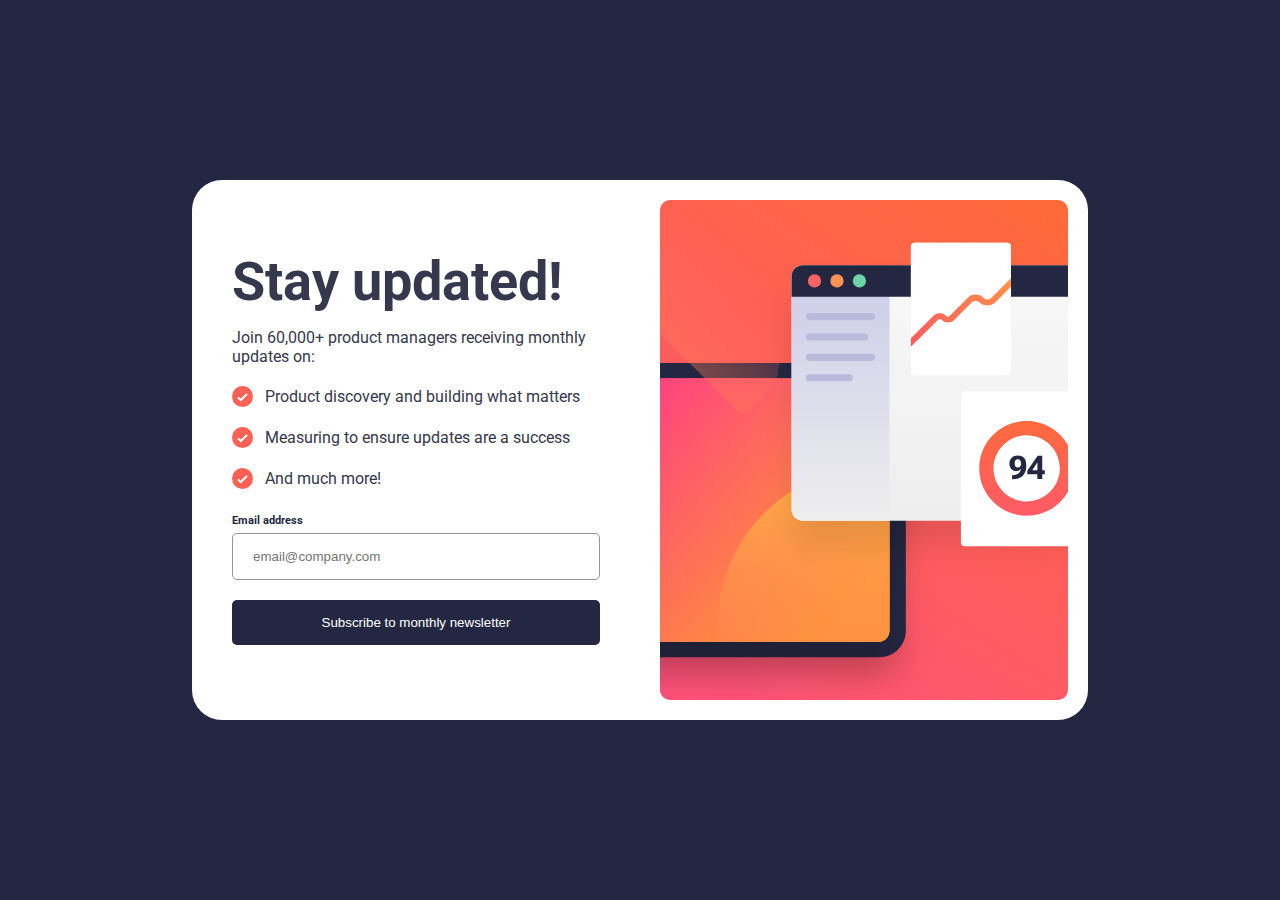
<file: index.html>
<!DOCTYPE html>
<html lang="en">
<head>
  <meta charset="UTF-8">
  <meta name="viewport" content="width=device-width, initial-scale=1.0"> <!-- displays site properly based on user's device -->

  <link rel="icon" type="image/png" sizes="32x32" href="./assets/images/favicon-32x32.png">
  <link rel="stylesheet" href="style.css">
  <title>Frontend Mentor | Newsletter sign-up form with success message</title>
</head>
<body>

  <!-- Sign-up form start -->
<main data-visible="true">
  <div id="info">
    <h1 id="info__header">Stay updated!</h1>
    <p id="info__para">Join 60,000+ product managers receiving monthly updates on:</p>
    <ul id="info__list">
      <li class="info__item"><img class="icon__ticks" src="./assets/images/icon-list.svg" alt="icon"><p>Product discovery and building what matters</p></li>
      <li class="info__item"><img class="icon__ticks" src="./assets/images/icon-list.svg" alt="icon"><p>Measuring to ensure updates are a success</p></li>
      <li class="info__item"><img class="icon__ticks" src="./assets/images/icon-list.svg" alt="icon"><p>And much more!</p></li>
    </ul>
    <label id="email__label"for="email">Email address</label>
    <span class="error" data-visible = 'false'>Valid email required</span>
    <input type="email" id="email" name="email" placeholder="email@company.com">
    <button type="button"id="sub">Subscribe to monthly newsletter</button>
  </div>
  <div class="image">
    <img class="image__desktop" src="./assets/images/illustration-sign-up-desktop.svg" alt="image">
    <img class="image__mobile" src="./assets/images/illustration-sign-up-mobile.svg" alt="image">
  </div>  
    
</main>
<section id='success' data-visible="false">
  <article id="success__article">
      <img  id="success__svg"src="./assets/images/icon-success.svg" alt="icon">
      <h2 id="success__heading">Thanks for subscribing!</h2>
      <p id="success__para">
        A confirmation email has been sent to <span id="success__span">ash@loremcompany.com.</span> 
        Please open it and click the button inside to confirm your subscription.
      </p>
    <button id="success__btn">
      Dismiss message
    </button>
  </article>
</section>
<script src="app.js"></script>
</body>
</html>
</file>
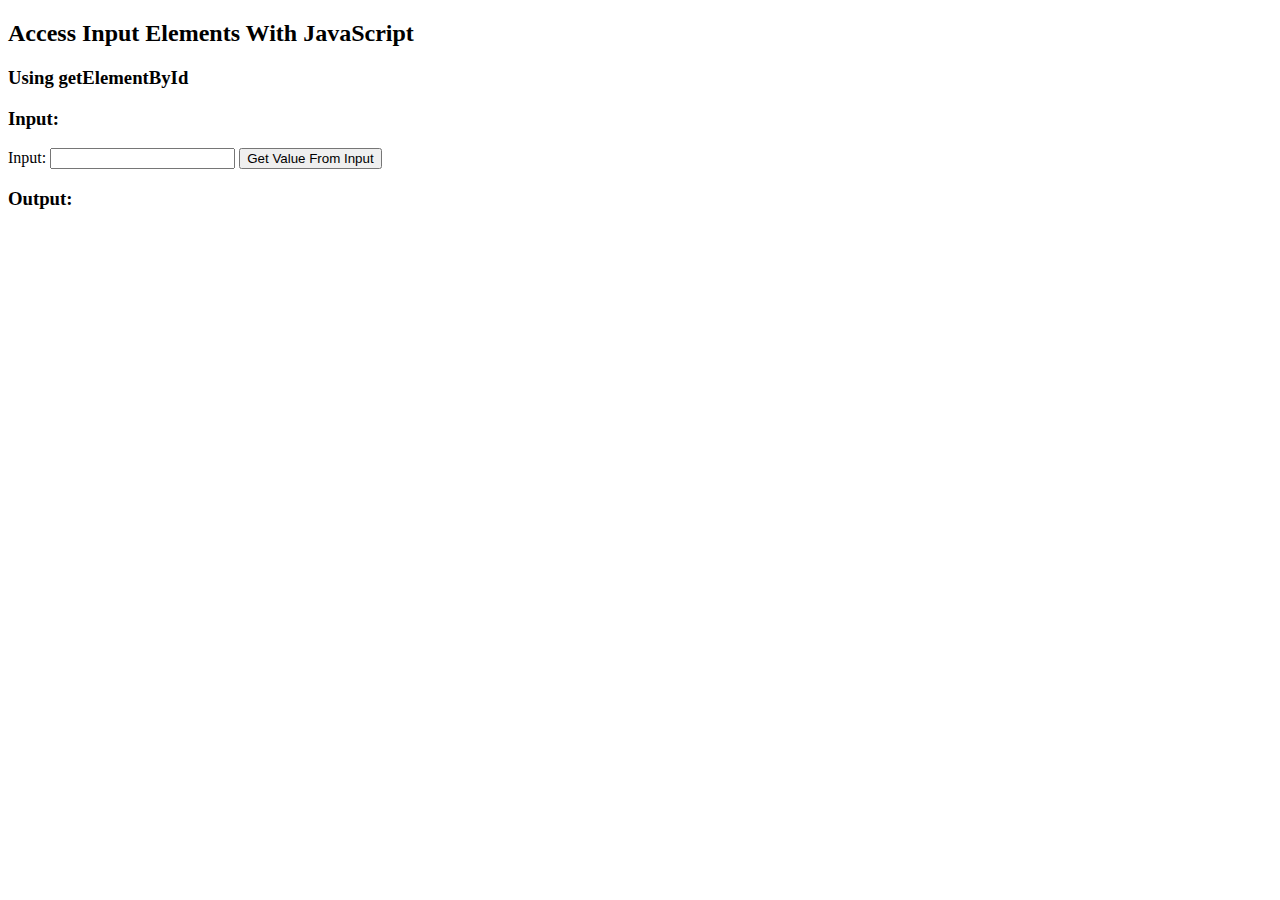
<file: app.html>
<!DOCTYPE html>
<html>
  <head>
    <title>Access Input Elements With JavaScript</title>
    <meta charset="UTF-8" />
  </head>

  <body>
    <h2>Access Input Elements With JavaScript</h2>
    <h3>Using getElementById</h3>

    <h3>Input:</h3>
    <label for="textInput1">Input: </label>
    <input type="text" id="textInput1" />

    <button type="button" onclick="getInputValue()">
      Get Value From Input
    </button>

    <h3>Output:</h3>
    <p id="output"></p>
    <script>
      function getInputValue() {
        let inputValue = document.getElementById("textInput1").value;
        // document.getElementById("output").innerHTML = inputValue;
        console.log(inputValue)
      }
    </script>
  </body>
</html>
</file>
<file: style.css>
@import url('https://fonts.googleapis.com/css2?family=Roboto:wght@400;700&display=swap');

*{
  padding: 0;
  margin: 0;
  box-sizing: border-box;
}
body{
 background-color: hsl(234, 29%, 20%);
 width: 100vw;
 height: 100vh;
 display: flex;
 flex-direction: column;
 justify-content: center;
 align-items: center;
 color: hsl(235, 18%, 26%);
 font-family: 'Roboto', sans-serif;
}


main{
  background-color: white;
  display: grid;
  grid-template-columns: repeat(2,1fr);
  padding:20px;
  gap: 40px;
  border-radius: 30px;
  width: 70%;
}
main[data-visible='false']{
  display: none;
}

#info{
  padding: 0 20px;
}
#info__header{
 margin: 50px 0 15px;
 font-size: 3.4rem;
}
.info__item{
  display: flex;
  align-items: center;
  gap: 12px;
  margin: 20px 0;
}
/* .image{
  border: 1px solid green;
  
} */
.image__desktop{
  height: 500px;
  width: 100%;
  object-fit: cover;
  vertical-align: top;
  border-radius: 10px;
}
.image__mobile{
  display: none;
  
}
#info__list{
  list-style: none;
}
.error[data-visible = 'true']{
  display: block;
  color: hsl(4, 100%, 67%);
}

.error[data-visible = 'false']{
  display: none;
}
.error{
  position:absolute;
  bottom: 246px;
  left: 478px;
  font-size: 0.8rem;
}
#email,#sub{
  padding: 15px 20px;
  width: 100%;
  border-radius:5px;
  border:1px solid  hsl(231, 7%, 60%);
  margin-top: 5px;  
  cursor: pointer;
}
#email:focus{
  outline: none;
}
#email__label{
  font-size: 0.7rem;
  color:hsl(234, 29%, 20%);
  font-weight: 700;
}
#sub{
  margin-top: 20px;
  color: white;
  background-color: hsl(234, 29%, 20%);
  border: none;
}
#sub:hover{
  background-color: hsl(4, 100%, 67%);
}

/* SUCCESS */
#success{
  /* display: none; */
  padding: 25px 35px;
  background-color: white;
  width: 35%;
  height: auto;
  border-radius: 20px;
}
#success__article{
  display: flex;
  flex-direction: column;
}
#success__svg{
  width: 2.5rem;
  margin-bottom:15px ;
} 
#success__heading{
  font-size: 3.1rem;
  line-height: 1;
  /* width: 70%; */
}
#success__para{
  margin-top: 20px;
  font-size: 1rem;
} 
#success[data-visible='false']{
  display: none;
}
#success[data-visible='true']{
  display: block;
}
#success__btn{
  margin: 25px auto;
  padding: 15px 0;
  width: 100%;  
  border:none;
  color: white;
  border-radius: 5px;
  background-color: hsl(234, 29%, 20%);
  cursor: pointer;
}
#success__btn:hover{
  background-color:hsl(4, 100%, 67%) ;
}
#success__span{
  color:hsl(234, 29%, 20%);
  font-weight: 700;
}


/* mobile */
@media  screen and (max-width:767px){
  main{
    background-color: white;
    display: grid;
    grid-template-columns: repeat(1,1fr);
    border-radius: 0px;
    width: 100%;
    height: 100%;
    padding: 0;
    gap: 0;
    padding: 0;
  }

  .image__mobile{
    display: block;
    width: 100%;
    object-fit: cover;
    position: absolute;
    bottom: 590px;
  }
  .image__desktop{
    display: none;
  }
   #info{
    margin-top:250px;
    padding-top:70px;
    padding: 0 30px; 
   }
  #info__header{
   font-size: 3rem;
   margin-top: 10px;

  }
  #info__para{
    margin: 15px 0;
    font-size: 1.1rem;
  }
  #info__list{
    line-height: normal;
  }
  .info__item{
    display: flex;
    align-items: center;
    gap: 12px;
    margin: 20px 0;
  }
  .error{
    position:absolute;
    bottom: 212px;
    left: 220px;
  }
  #email,#sub{
    padding: 15px 20px;
    width: 100%;
    border-radius:5px;
    border:1px solid  hsl(231, 7%, 60%);
    margin-top: 5px;  
  }
  #sub{
    margin-top: 20px;
    color: white;
    background-color: hsl(234, 29%, 20%);
  }
  /* SUCCESS */
#success{
  padding: 25px 35px;
  background-color: white;
  width: 100%;
  height: 100%;
  border-radius: 0px;
  
}
#success__article{
  padding-top:100px ;
}
#success__btn{
  margin-top: 300px;
}
}
</file>
